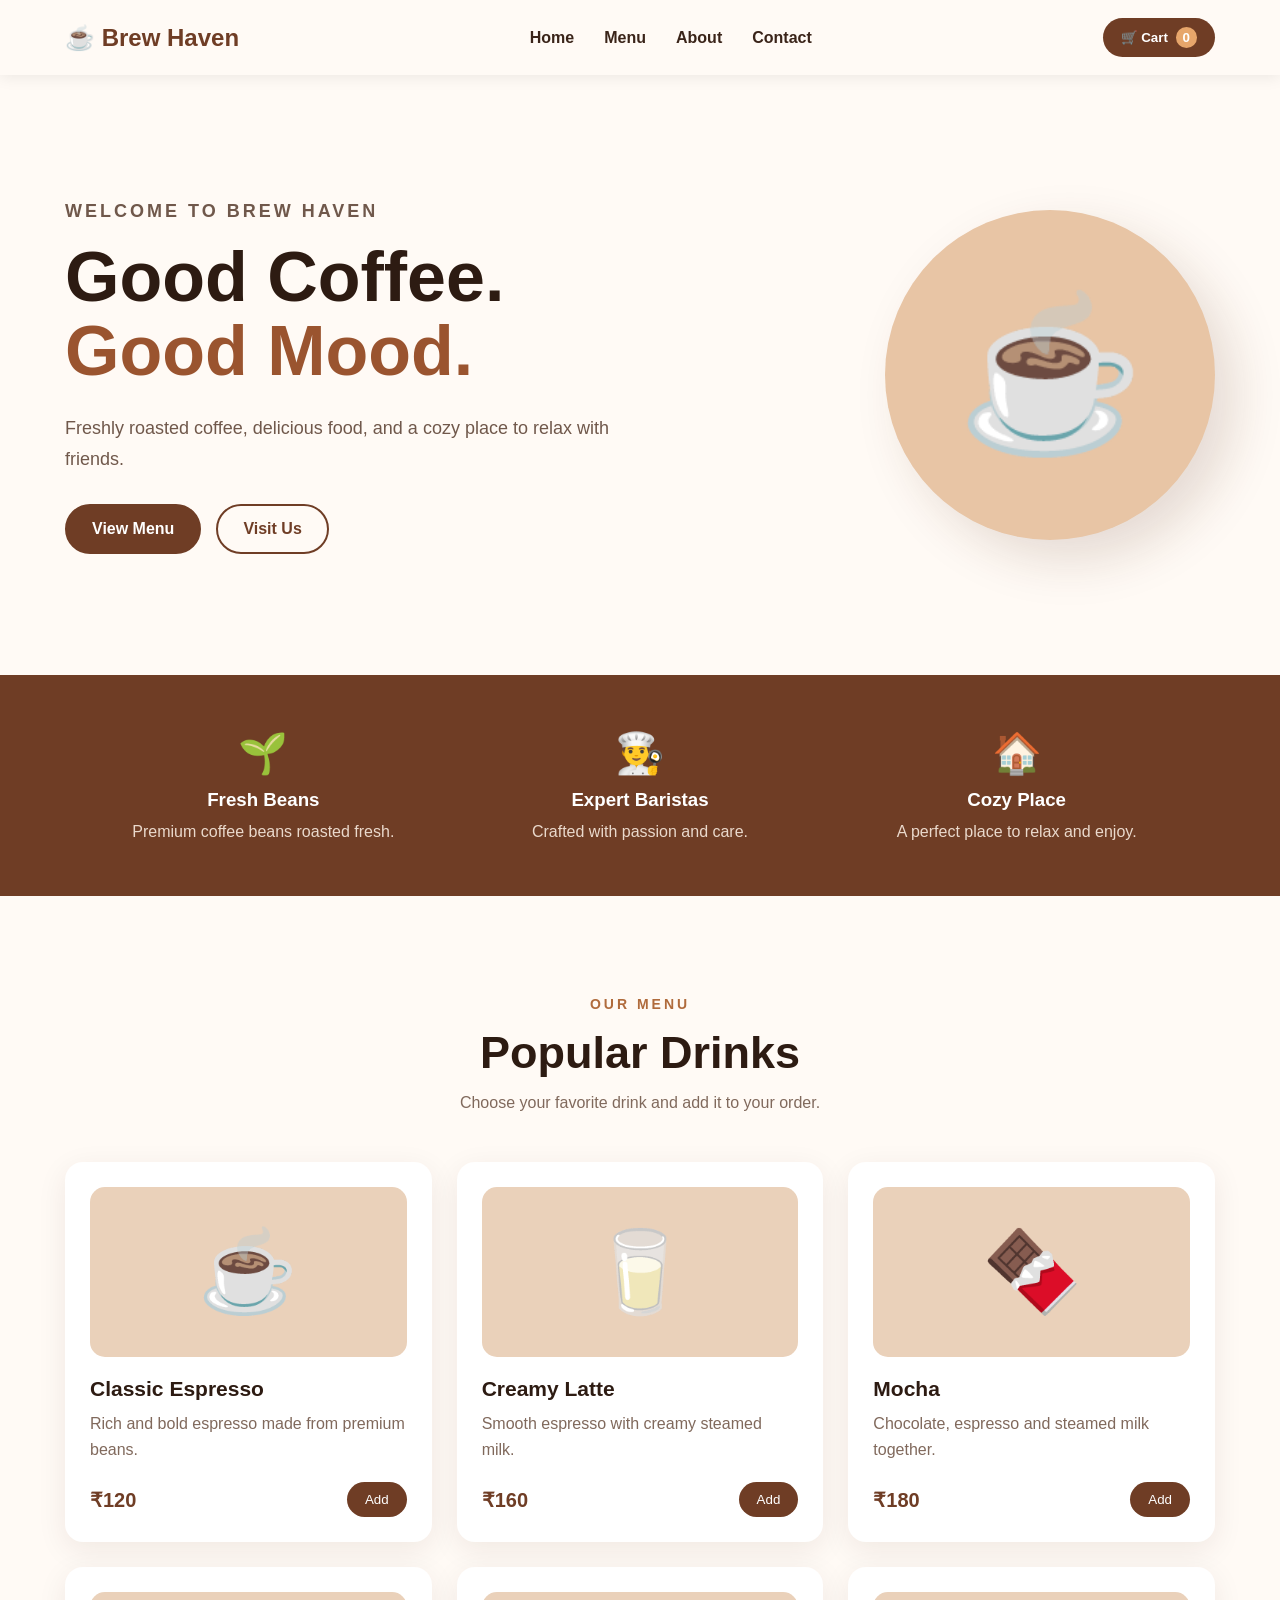
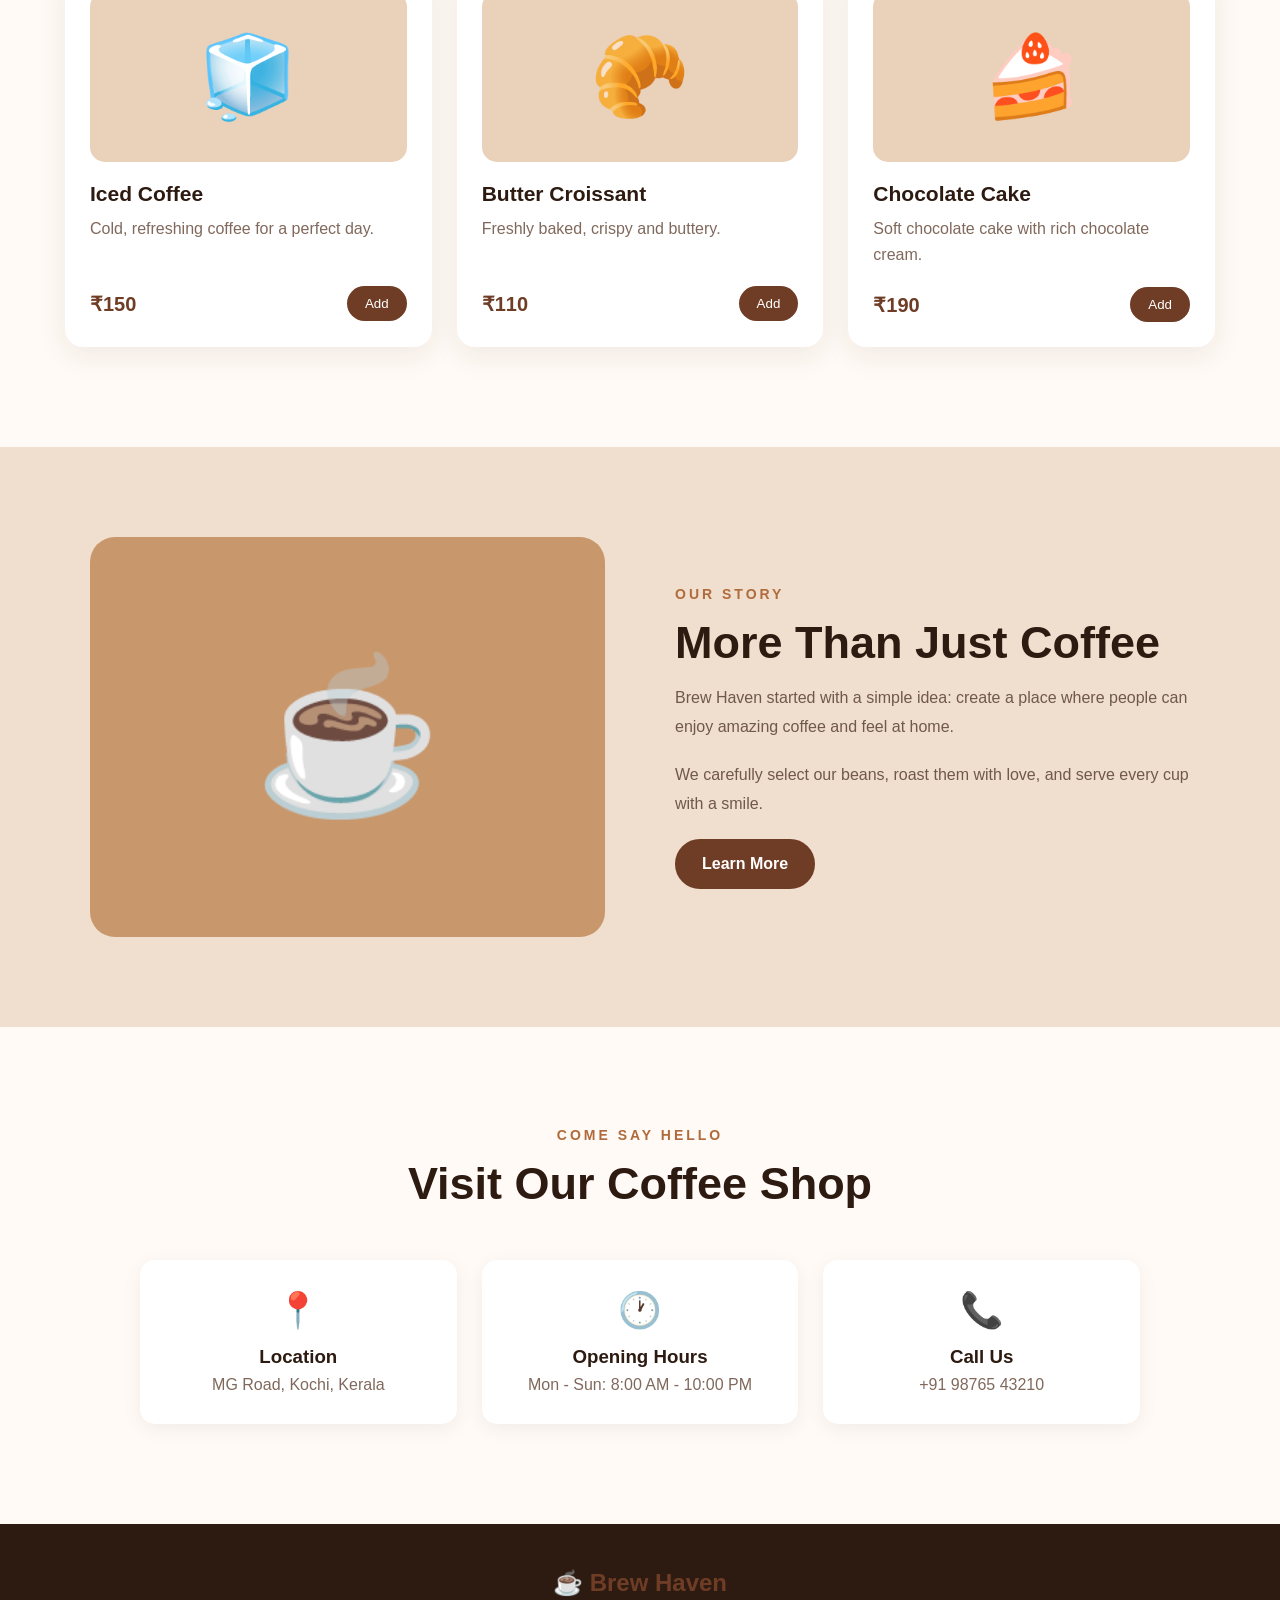
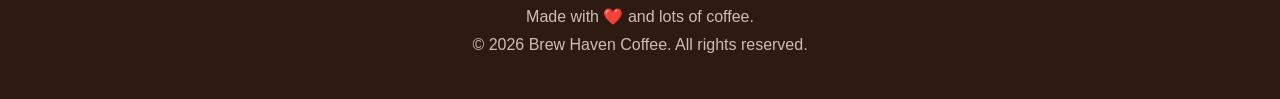
<file: index.html>
<!DOCTYPE html>
<html lang="en">
<head>
    <meta charset="UTF-8">
    <meta name="viewport" content="width=device-width, initial-scale=1.0">
    <title>Brew Haven Coffee</title>
    <link rel="stylesheet" href="style.css">
</head>
<body>

    <!-- Navigation -->
    <header>
        <nav class="navbar">
            <div class="logo">☕ Brew Haven</div>

            <ul class="nav-links">
                <li><a href="#home">Home</a></li>
                <li><a href="#menu">Menu</a></li>
                <li><a href="#about">About</a></li>
                <li><a href="#contact">Contact</a></li>
            </ul>

            <button class="cart-btn" onclick="toggleCart()">
                🛒 Cart <span id="cart-count">0</span>
            </button>
        </nav>
    </header>

    <!-- Hero -->
    <section id="home" class="hero">
        <div class="hero-content">
            <p class="subtitle">WELCOME TO BREW HAVEN</p>
            <h1>Good Coffee.<br><span>Good Mood.</span></h1>
            <p>
                Freshly roasted coffee, delicious food, and a cozy place
                to relax with friends.
            </p>

            <div class="hero-buttons">
                <a href="#menu" class="btn">View Menu</a>
                <a href="#contact" class="btn secondary">Visit Us</a>
            </div>
        </div>

        <div class="coffee-cup">
            ☕
        </div>
    </section>

    <!-- Features -->
    <section class="features">
        <div>
            <span>🌱</span>
            <h3>Fresh Beans</h3>
            <p>Premium coffee beans roasted fresh.</p>
        </div>

        <div>
            <span>👨‍🍳</span>
            <h3>Expert Baristas</h3>
            <p>Crafted with passion and care.</p>
        </div>

        <div>
            <span>🏠</span>
            <h3>Cozy Place</h3>
            <p>A perfect place to relax and enjoy.</p>
        </div>
    </section>

    <!-- Menu -->
    <section id="menu" class="menu-section">
        <p class="section-subtitle">OUR MENU</p>
        <h2>Popular Drinks</h2>
        <p class="section-description">
            Choose your favorite drink and add it to your order.
        </p>

        <div class="menu-grid">

            <div class="menu-card">
                <div class="menu-image">☕</div>
                <h3>Classic Espresso</h3>
                <p>Rich and bold espresso made from premium beans.</p>
                <div class="menu-bottom">
                    <strong>₹120</strong>
                    <button onclick="addToCart('Classic Espresso', 120)">
                        Add
                    </button>
                </div>
            </div>

            <div class="menu-card">
                <div class="menu-image">🥛</div>
                <h3>Creamy Latte</h3>
                <p>Smooth espresso with creamy steamed milk.</p>
                <div class="menu-bottom">
                    <strong>₹160</strong>
                    <button onclick="addToCart('Creamy Latte', 160)">
                        Add
                    </button>
                </div>
            </div>

            <div class="menu-card">
                <div class="menu-image">🍫</div>
                <h3>Mocha</h3>
                <p>Chocolate, espresso and steamed milk together.</p>
                <div class="menu-bottom">
                    <strong>₹180</strong>
                    <button onclick="addToCart('Mocha', 180)">
                        Add
                    </button>
                </div>
            </div>

            <div class="menu-card">
                <div class="menu-image">🧊</div>
                <h3>Iced Coffee</h3>
                <p>Cold, refreshing coffee for a perfect day.</p>
                <div class="menu-bottom">
                    <strong>₹150</strong>
                    <button onclick="addToCart('Iced Coffee', 150)">
                        Add
                    </button>
                </div>
            </div>

            <div class="menu-card">
                <div class="menu-image">🥐</div>
                <h3>Butter Croissant</h3>
                <p>Freshly baked, crispy and buttery.</p>
                <div class="menu-bottom">
                    <strong>₹110</strong>
                    <button onclick="addToCart('Butter Croissant', 110)">
                        Add
                    </button>
                </div>
            </div>

            <div class="menu-card">
                <div class="menu-image">🍰</div>
                <h3>Chocolate Cake</h3>
                <p>Soft chocolate cake with rich chocolate cream.</p>
                <div class="menu-bottom">
                    <strong>₹190</strong>
                    <button onclick="addToCart('Chocolate Cake', 190)">
                        Add
                    </button>
                </div>
            </div>

        </div>
    </section>

    <!-- About -->
    <section id="about" class="about">
        <div class="about-image">
            ☕
        </div>

        <div class="about-content">
            <p class="section-subtitle">OUR STORY</p>
            <h2>More Than Just Coffee</h2>

            <p>
                Brew Haven started with a simple idea: create a place where
                people can enjoy amazing coffee and feel at home.
            </p>

            <p>
                We carefully select our beans, roast them with love, and
                serve every cup with a smile.
            </p>

            <a href="#contact" class="btn">Learn More</a>
        </div>
    </section>

    <!-- Contact -->
    <section id="contact" class="contact">
        <p class="section-subtitle">COME SAY HELLO</p>
        <h2>Visit Our Coffee Shop</h2>

        <div class="contact-grid">

            <div>
                <span>📍</span>
                <h3>Location</h3>
                <p>MG Road, Kochi, Kerala</p>
            </div>

            <div>
                <span>🕐</span>
                <h3>Opening Hours</h3>
                <p>Mon - Sun: 8:00 AM - 10:00 PM</p>
            </div>

            <div>
                <span>📞</span>
                <h3>Call Us</h3>
                <p>+91 98765 43210</p>
            </div>

        </div>
    </section>

    <!-- Cart -->
    <div id="cart" class="cart">
        <div class="cart-header">
            <h2>Your Order</h2>
            <button onclick="toggleCart()">✕</button>
        </div>

        <div id="cart-items">
            <p class="empty-cart">Your cart is empty.</p>
        </div>

        <div class="cart-footer">
            <h3>Total: ₹<span id="cart-total">0</span></h3>
            <button class="checkout-btn" onclick="checkout()">
                Place Order
            </button>
        </div>
    </div>

    <!-- Overlay -->
    <div id="overlay" onclick="toggleCart()"></div>

    <!-- Footer -->
    <footer>
        <div class="logo">☕ Brew Haven</div>
        <p>Made with ❤️ and lots of coffee.</p>
        <p>© 2026 Brew Haven Coffee. All rights reserved.</p>
    </footer>

    <script src="script.js"></script>
</body>
</html>
</file>
<file: style.css>
* {
    margin: 0;
    padding: 0;
    box-sizing: border-box;
}

html {
    scroll-behavior: smooth;
}

body {
    font-family: Arial, Helvetica, sans-serif;
    background: #fffaf5;
    color: #2d1b12;
}

/* Navbar */

header {
    background: #fffaf5;
    position: sticky;
    top: 0;
    z-index: 1000;
    box-shadow: 0 2px 15px rgba(0,0,0,0.08);
}

.navbar {
    max-width: 1200px;
    margin: auto;
    height: 75px;
    padding: 0 25px;

    display: flex;
    align-items: center;
    justify-content: space-between;
}

.logo {
    font-size: 24px;
    font-weight: bold;
    color: #6f3d25;
}

.nav-links {
    display: flex;
    gap: 30px;
    list-style: none;
}

.nav-links a {
    text-decoration: none;
    color: #3a2419;
    font-weight: 600;
}

.nav-links a:hover {
    color: #a45c35;
}

.cart-btn {
    border: none;
    background: #6f3d25;
    color: white;
    padding: 12px 18px;
    border-radius: 25px;
    cursor: pointer;
    font-weight: bold;
}

#cart-count {
    background: #e7a66b;
    padding: 3px 7px;
    border-radius: 50%;
    margin-left: 4px;
}

/* Hero */

.hero {
    min-height: 600px;
    max-width: 1200px;
    margin: auto;
    padding: 70px 25px;

    display: flex;
    align-items: center;
    justify-content: space-between;
}

.hero-content {
    max-width: 600px;
}

.subtitle,
.section-subtitle {
    color: #b06b3c;
    font-size: 14px;
    font-weight: bold;
    letter-spacing: 3px;
    margin-bottom: 15px;
}

.hero h1 {
    font-size: 70px;
    line-height: 1.05;
    margin-bottom: 25px;
}

.hero h1 span {
    color: #9a542f;
}

.hero p {
    color: #70584b;
    font-size: 18px;
    line-height: 1.7;
}

.hero-buttons {
    margin-top: 30px;
    display: flex;
    gap: 15px;
}

.btn {
    display: inline-block;
    padding: 14px 25px;
    background: #6f3d25;
    color: white;
    text-decoration: none;
    border-radius: 30px;
    font-weight: bold;
    border: 2px solid #6f3d25;
    transition: 0.3s;
}

.btn:hover {
    background: #4c2818;
    transform: translateY(-2px);
}

.btn.secondary {
    background: transparent;
    color: #6f3d25;
}

.btn.secondary:hover {
    background: #6f3d25;
    color: white;
}

.coffee-cup {
    width: 330px;
    height: 330px;
    border-radius: 50%;
    background: #e8c5a5;

    display: flex;
    align-items: center;
    justify-content: center;

    font-size: 150px;
    box-shadow: 20px 20px 50px rgba(80,40,20,0.15);
}

/* Features */

.features {
    background: #6f3d25;
    color: white;

    display: grid;
    grid-template-columns: repeat(3, 1fr);

    padding: 55px max(25px, calc((100% - 1100px) / 2));
    text-align: center;
    gap: 30px;
}

.features span {
    font-size: 40px;
}

.features h3 {
    margin: 12px 0;
}

.features p {
    color: #ead9cc;
}

/* Menu */

.menu-section {
    max-width: 1200px;
    margin: auto;
    padding: 100px 25px;
    text-align: center;
}

.menu-section h2,
.about h2,
.contact h2 {
    font-size: 45px;
    margin-bottom: 15px;
}

.section-description {
    color: #80695c;
    margin-bottom: 50px;
}

.menu-grid {
    display: grid;
    grid-template-columns: repeat(3, 1fr);
    gap: 25px;
    text-align: left;
}

.menu-card {
    background: white;
    padding: 25px;
    border-radius: 18px;
    box-shadow: 0 8px 30px rgba(60,30,10,0.08);
    transition: 0.3s;
}

.menu-card:hover {
    transform: translateY(-8px);
    box-shadow: 0 15px 35px rgba(60,30,10,0.15);
}

.menu-image {
    height: 170px;
    border-radius: 15px;
    background: #ead1ba;

    display: flex;
    align-items: center;
    justify-content: center;

    font-size: 80px;
    margin-bottom: 20px;
}

.menu-card h3 {
    font-size: 21px;
    margin-bottom: 10px;
}

.menu-card p {
    color: #80695c;
    line-height: 1.6;
    min-height: 50px;
}

.menu-bottom {
    margin-top: 20px;
    display: flex;
    justify-content: space-between;
    align-items: center;
}

.menu-bottom strong {
    font-size: 20px;
    color: #6f3d25;
}

.menu-bottom button {
    border: none;
    background: #6f3d25;
    color: white;
    padding: 10px 18px;
    border-radius: 20px;
    cursor: pointer;
}

.menu-bottom button:hover {
    background: #a45c35;
}

/* About */

.about {
    background: #f0dfce;
    padding: 90px max(25px, calc((100% - 1100px) / 2));

    display: grid;
    grid-template-columns: 1fr 1fr;
    gap: 70px;
    align-items: center;
}

.about-image {
    height: 400px;
    background: #c9976c;
    border-radius: 25px;

    display: flex;
    justify-content: center;
    align-items: center;

    font-size: 150px;
}

.about-content p:not(.section-subtitle) {
    color: #70584b;
    line-height: 1.8;
    margin-bottom: 20px;
}

/* Contact */

.contact {
    padding: 100px 25px;
    text-align: center;
}

.contact-grid {
    max-width: 1000px;
    margin: 50px auto 0;

    display: grid;
    grid-template-columns: repeat(3, 1fr);
    gap: 25px;
}

.contact-grid div {
    background: white;
    padding: 30px;
    border-radius: 15px;
    box-shadow: 0 5px 20px rgba(0,0,0,0.06);
}

.contact-grid span {
    font-size: 35px;
}

.contact-grid h3 {
    margin: 15px 0 8px;
}

.contact-grid p {
    color: #80695c;
}

/* Cart */

#overlay {
    position: fixed;
    inset: 0;
    background: rgba(0,0,0,0.45);
    display: none;
    z-index: 1500;
}

.cart {
    position: fixed;
    right: -420px;
    top: 0;

    width: 400px;
    height: 100vh;

    background: white;
    z-index: 2000;

    padding: 25px;
    transition: 0.3s;

    display: flex;
    flex-direction: column;
}

.cart.active {
    right: 0;
}

#overlay.active {
    display: block;
}

.cart-header {
    display: flex;
    justify-content: space-between;
    align-items: center;
    padding-bottom: 20px;
    border-bottom: 1px solid #ddd;
}

.cart-header button {
    border: none;
    background: none;
    font-size: 25px;
    cursor: pointer;
}

#cart-items {
    flex: 1;
    overflow-y: auto;
    padding-top: 20px;
}

.cart-item {
    display: flex;
    justify-content: space-between;
    align-items: center;

    padding: 15px 0;
    border-bottom: 1px solid #eee;
}

.cart-item h4 {
    margin-bottom: 5px;
}

.cart-item p {
    color: #8b6b5a;
}

.remove-btn {
    border: none;
    background: #ffe5df;
    color: #b42f1d;
    padding: 6px 9px;
    border-radius: 5px;
    cursor: pointer;
}

.cart-footer {
    border-top: 1px solid #ddd;
    padding-top: 20px;
}

.cart-footer h3 {
    margin-bottom: 15px;
}

.checkout-btn {
    width: 100%;
    padding: 14px;
    border: none;
    border-radius: 25px;
    background: #6f3d25;
    color: white;
    font-size: 16px;
    font-weight: bold;
    cursor: pointer;
}

.checkout-btn:hover {
    background: #4c2818;
}

.empty-cart {
    text-align: center;
    color: #888;
    padding: 30px;
}

/* Footer */

footer {
    background: #2d1b12;
    color: white;
    text-align: center;
    padding: 45px 20px;
}

footer p {
    color: #cdbdb3;
    margin-top: 10px;
}

/* Responsive */

@media (max-width: 800px) {

    .nav-links {
        display: none;
    }

    .hero {
        text-align: center;
        flex-direction: column;
        gap: 50px;
        padding-top: 50px;
    }

    .hero h1 {
        font-size: 48px;
    }

    .hero-buttons {
        justify-content: center;
    }

    .coffee-cup {
        width: 250px;
        height: 250px;
        font-size: 110px;
    }

    .features,
    .menu-grid,
    .contact-grid {
        grid-template-columns: 1fr;
    }

    .about {
        grid-template-columns: 1fr;
    }

    .about-image {
        height: 300px;
    }

    .cart {
        width: 100%;
        right: -100%;
    }
}
</file>
